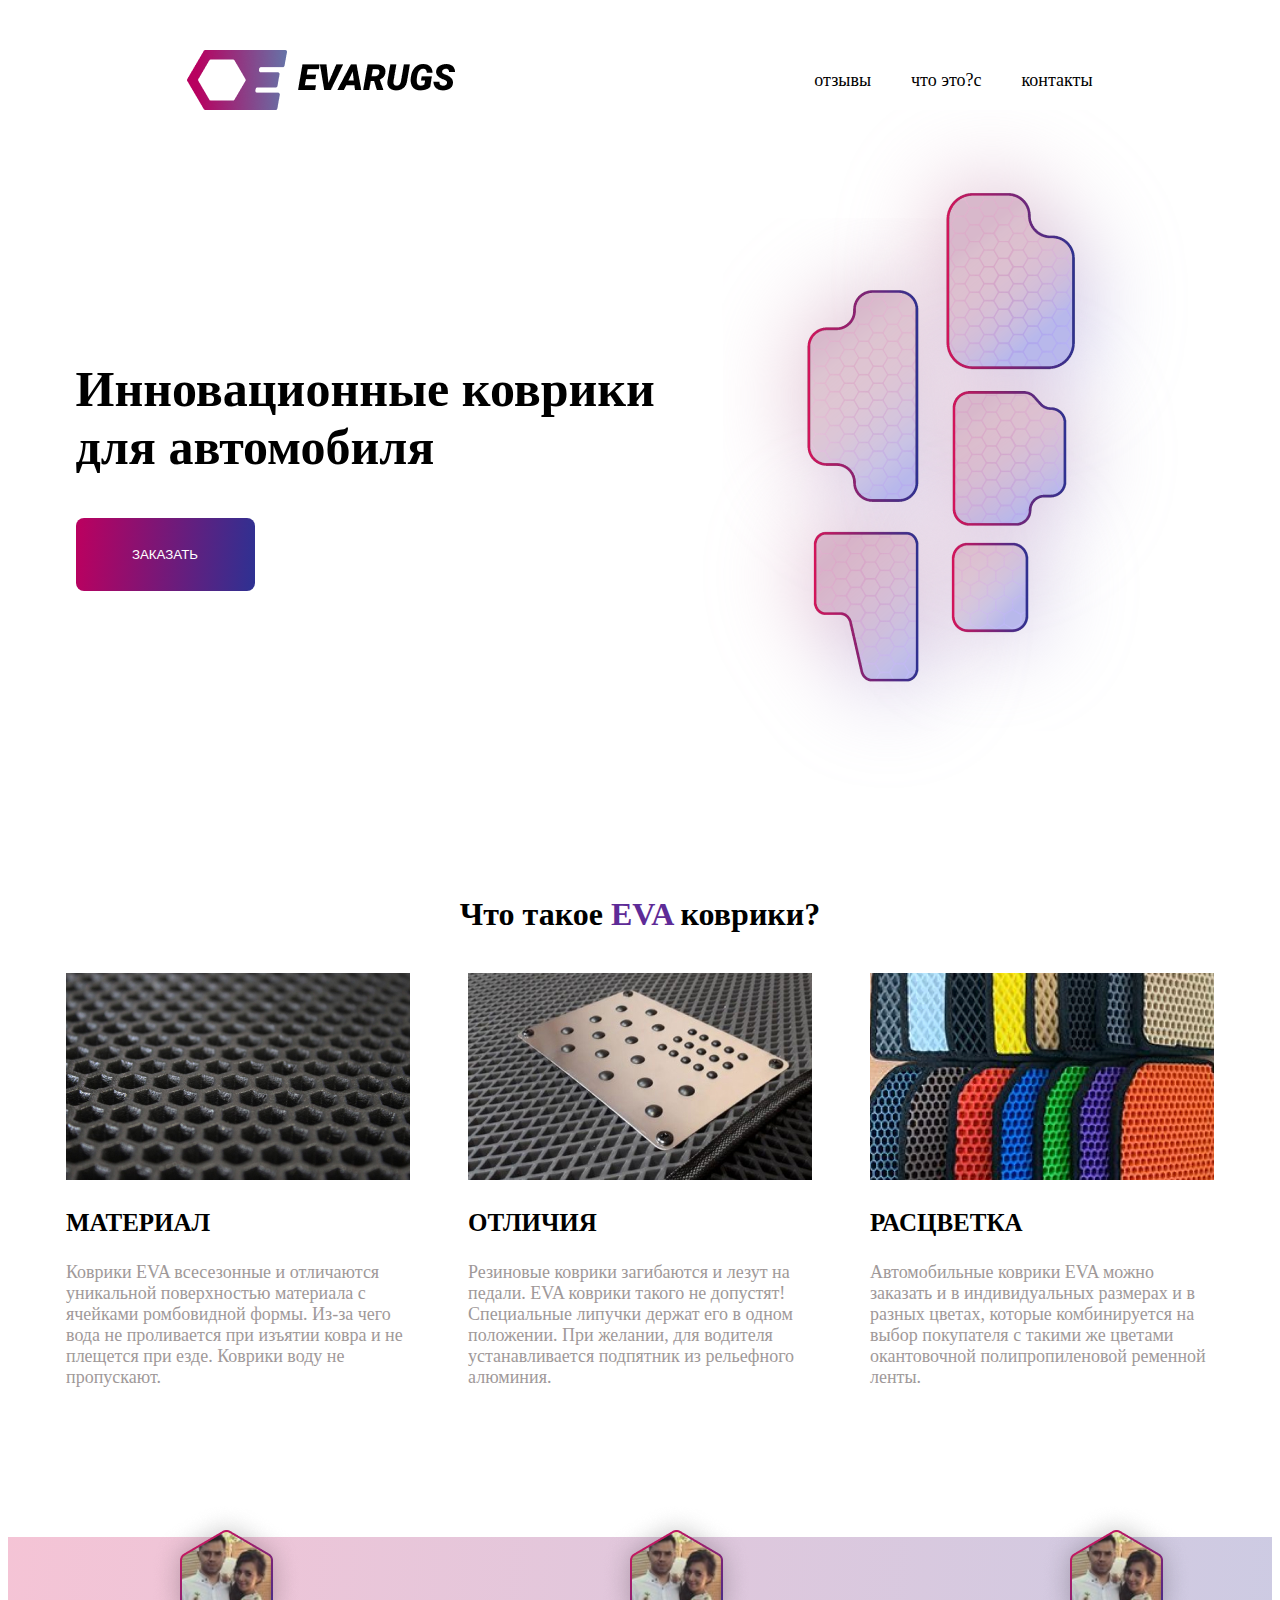
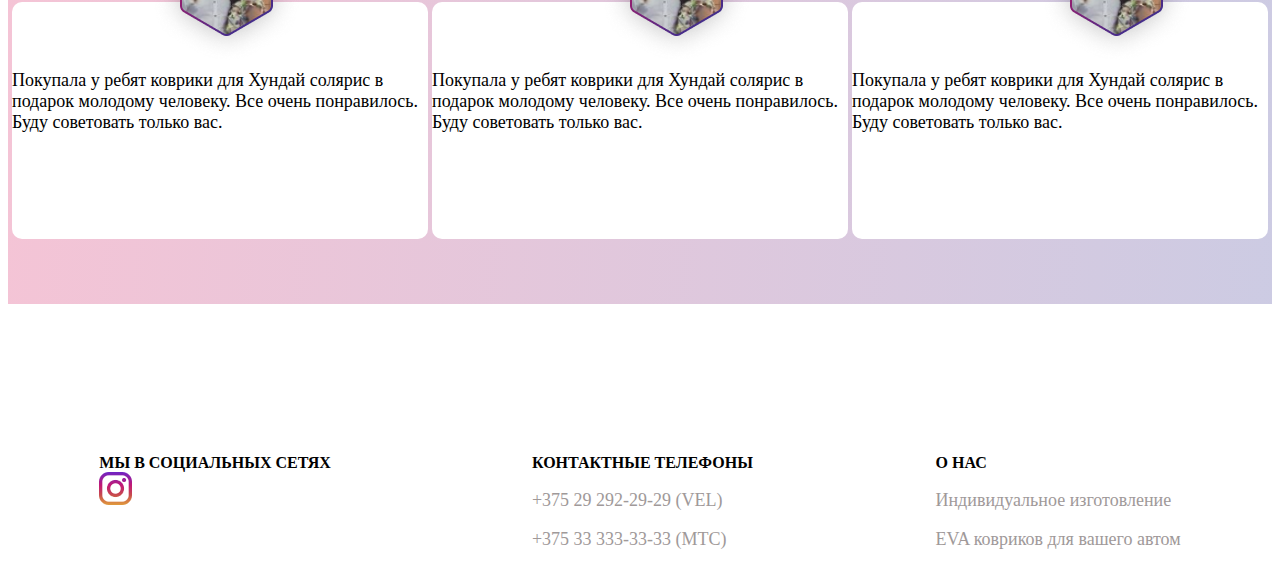
<file: index.html>
<!DOCTYPE html>
<html lang="en">
<head>
    <meta charset="UTF-8">
    <meta name="viewport" content="width=device-width, initial-scale=1.0">
    <title>Document</title>
    <link rel="stylesheet" href="style.css">
</head>
<body>


<header>
    <img class="iu" src="./Group 2.png" alt="">
    <nav>
        <a href="">отзывы</a>
        <a href="">что это?c</a>
        <a href="">контакты</a>
    </nav>
</header>


<div class="box">
    <div class="san">
        <h2>Инновационные коврики 
            для автомобиля</h2>
            <a href="./index2.html"><button>ЗАКАЗАТЬ</button></a>
    </div>
    <img class="r" src="./коврф 1.png" alt="">
</div>



<main>
<h1>Что такое <span> EVA </span>коврики?</h1>


<div class="man">
    <div class="car">
        <img src="./image00004 1.jpg" alt="">
        <h3>МАТЕРИАЛ</h3>
        <p>Коврики EVA всесезонные и отличаются уникальной поверхностью материала с ячейками ромбовидной формы. Из-за чего вода не проливается при изъятии ковра и не плещется при езде. Коврики воду не пропускают.</p>
    </div>




    <div class="car">
        <img src="./file 1.jpg" alt="">
        <h3>ОТЛИЧИЯ</h3>
        <p>Резиновые коврики загибаются и лезут на педали. EVA коврики такого не допустят! Специальные липучки держат его в одном положении. При желании, для водителя устанавливается подпятник из рельефного алюминия.</p>
    </div>



    <div class="car">
        <img src="./kov1-1-300x225 1.jpg" alt="">
        <h3>РАСЦВЕТКА</h3>
        <p>Автомобильные коврики EVA можно заказать и в индивидуальных размерах и в разных цветах, которые комбинируется на выбор покупателя с такими же цветами окантовочной полипропиленовой ременной ленты.</p>
    </div>
</div>






<div class="lol">
    
    <div class="uy">
        <img class="img" src="./Mask Group.png" alt="">
        <p class="p">Покупала у ребят коврики для Хундай солярис в подарок молодому человеку. Все очень понравилось. Буду советовать только вас.</p>
    </div>


    
    
    <div  class="uy">
        <img class="i" src="./Mask Group.png" alt="">
        <p class="p">Покупала у ребят коврики для Хундай солярис в подарок молодому человеку. Все очень понравилось. Буду советовать только вас.</p>
    </div>


    
   
    <div class="uy">
        <img class="ig" src="./Mask Group.png" alt="">
        <p class="p">Покупала у ребят коврики для Хундай солярис в подарок молодому человеку. Все очень понравилось. Буду советовать только вас.</p>
    </div>
</div>
</main>



<footer>
    <div class="re">
        <div class="e">
            <b>МЫ В СОЦИАЛЬНЫХ СЕТЯХ</b>
            <img src="./512px-Instagram_new 1.png" alt="">
        </div>
        
        <div class="er">
            <b>КОНТАКТНЫЕ ТЕЛЕФОНЫ</b>
           <p>+375 29 292-29-29 (VEL)</p>
            <p> +375 33 333-33-33 (МТС)</p>
        </div>



        <div class="er">
            <b>О НАС</b>
            <p>Индивидуальное изготовление
              </p>
              <p>   EVA ковриков для вашего автом</p>
        </div>
    </div>
</footer>


























































































































    
</body>
</html>
</file>
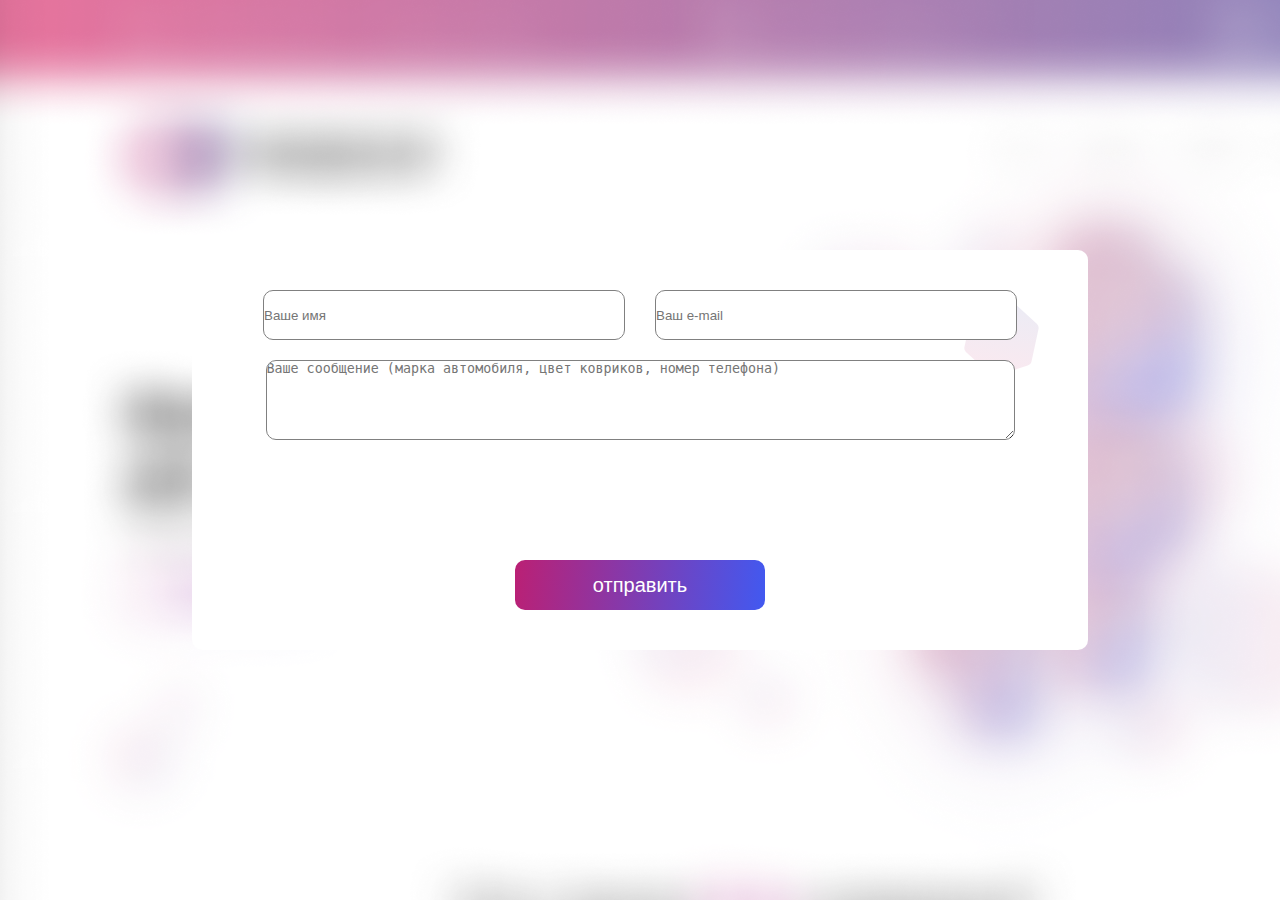
<file: index2.html>
<!DOCTYPE html>
<html lang="en">
<head>
    <meta charset="UTF-8">
    <meta name="viewport" content="width=device-width, initial-scale=1.0">
    <title>Document</title>
    <link rel="stylesheet" href="style2.css">
</head>
<body>
    



<div class="car">

   
    <form action="">
        
<input type="text" placeholder="Ваше имя">
<input type="email" placeholder="Ваш e-mail">
<textarea name="" placeholder="Ваше сообщение (марка автомобиля, цвет ковриков, номер телефона)" id=""></textarea>
<a href="index.html"><button>отправить</button></a>

    </form>
    
</div>






























































</body>
</html>
</file>
<file: style.css>
header{
    display: flex;
    align-items: center;
    justify-content: space-around;
    margin-top: 50px;
    
}


nav{
    display: flex;
    align-items: center;
    gap: 40px;
}



a{
    text-decoration: none;
    color: black;
    font-size: 18px;
}






.box{
    display: flex;
    align-items: center;
    justify-content: center;
    
}

.san{
    width: 596px;
    height: 119px;
    margin-top: -150px;
}


h2{
    width: 596px;
font-size: 50px;
}


button{
    width: 179px;
    height: 73px;
    border-radius: 8px;
    border: none;
   background:  linear-gradient(95.2deg, #B90160 2.23%, #2E3192 99.51%);
   
     color: white;
}

main{
    margin-top: 100px;
}

h1{
    text-align: center;
}

span{
   color: #5e2b97;

}


.car{
    width: 344px;
    height: 414px;
}

h3{
    font-size: 25px;
}

p{
    color: rgb(160, 153, 153);
    font-size: 18px;
}




.man{
    display: flex;
    align-items: center;
    justify-content: space-evenly;
    margin-top: 40px;
}


.lol{
    display: flex;align-items: center;
    justify-content: space-evenly;
    background: linear-gradient(94.31deg, rgba(212, 20, 90, 0.25) 0.96%, rgba(46, 49, 146, 0.25) 104.83%);
height: 367px;
margin-top: 150px;
}


.uy{
    width: 416px;
    height: 237px;
   background-color: white ; 
   border-radius: 10px;

}


.img{
    position: absolute;
    top: 1500px ;
  left: 150px;
  
}

.ig{
    position: absolute;
   top: 1500px;
    left: 1040px;
}

.p{
    padding-top: 50px;
    color: #000;
}

.i{
    position: absolute;
    top: 1500px;
    left: 600px;
}




.re{
    display: flex;
    justify-content: space-around;
    margin-top: 150px;
}

.e{
    flex-direction: column;
    width: 250px;
}








@media(max-width:770px){
    nav{
        display: none;
    }

   h2{
    width: 400px;
    font-size: 40px;

   }
  .san{
    margin-left: 170px;
  }
.car{
    margin-top: 50px;
}

  .man{
    flex-direction: column;
    margin-top: 50px;
  }

  .lol{
    flex-direction: column;
    height: 950px;
  }

  .i{
    position: absolute;
    top: 2480px;
    left: 300px;
  }

  .ig{
    position: absolute;
    top: 3080px;
    left: 300px;
  }

  .img{
    position: absolute;
    top: 2780px;
    left: 290px;
  }

  .car{
    width: 100%;
  }
  .car img{
    width: 100%;
    height: 200px;
  }

  
}








@media(max-width:440px){
    .box{
        flex-direction: column;
    }

    .r{
        display: none;
    }

    .box{
        margin-top: 200px;
        margin-left: 100px;
        background-image: url(./подложка\ 1.png);
    }

    h1{
        margin-top: 200px;
    }

    .lol{
        height: 950px;

    }

    .uy{
        width: 267px;
        height: 210px;
    }

    .i{
        position: absolute;
        top: 2100px;
        left: 130px;
    }
.ig{
    position: absolute;
    top: 2390px;
    left: 130px;
}
.img{
    position: absolute;
    top: 2680px;
    left: 130px;
}

.re{
    flex-direction: column-reverse;
    margin-left: 100px;
    margin-top: 100px;
}
}
</file>
<file: style2.css>
*{
    margin: 0;
    padding: 0;
    box-sizing: border-box;
}


form{
    width: 70%;
    height: 400px;
    background-color: white;
    display: flex;
    align-items: center;
    border-radius: 10px;
    flex-wrap: wrap;
    justify-content: center;
    gap: 30px;
    background-image: url(./Vector.svg);
    background-repeat: no-repeat;
    background-position-x: 94%;
    background-position-y: 50px;

}



input{
    width: 362px;
    height: 50px;
    border-radius: 10px;
    border: 1px solid grey;
}


textarea{
    width: 749px;
    height: 80px;
    border-radius: 10px;
    border: 1px solid grey;
    margin-top: -100px;
}



button{
    width: 250px;
    height: 50px;
    border-radius: 10px;
    border: none;
    background: linear-gradient(96.12deg, #D4145A -21.03%, #3D5BF5 103.56%);
color: white;
font-size: 20px;

}


.car{
    display: flex;
    align-items: center;
    justify-content: center;
    height: 100vh;
   background-image: url(./Rectangle\ 18.png);
}







@media(max-width:750px){
    input{
        width: 432px;
        height: 41px;
       margin-top: 30px;
    }

    img{
        display: none;
    }

    textarea{
        width: 432px;
        height: 95px;
        margin-top: 10px;
    }
    button{
        width: 134px;
        height: 34px;
    }

   
    
}


@media(max-width:410px){
input{
    width: 212px;
    height: 20px;
    text-align: center;
}

textarea{
    width: 212px;
    height: 95px;
    text-align: center;
}
}
</file>
